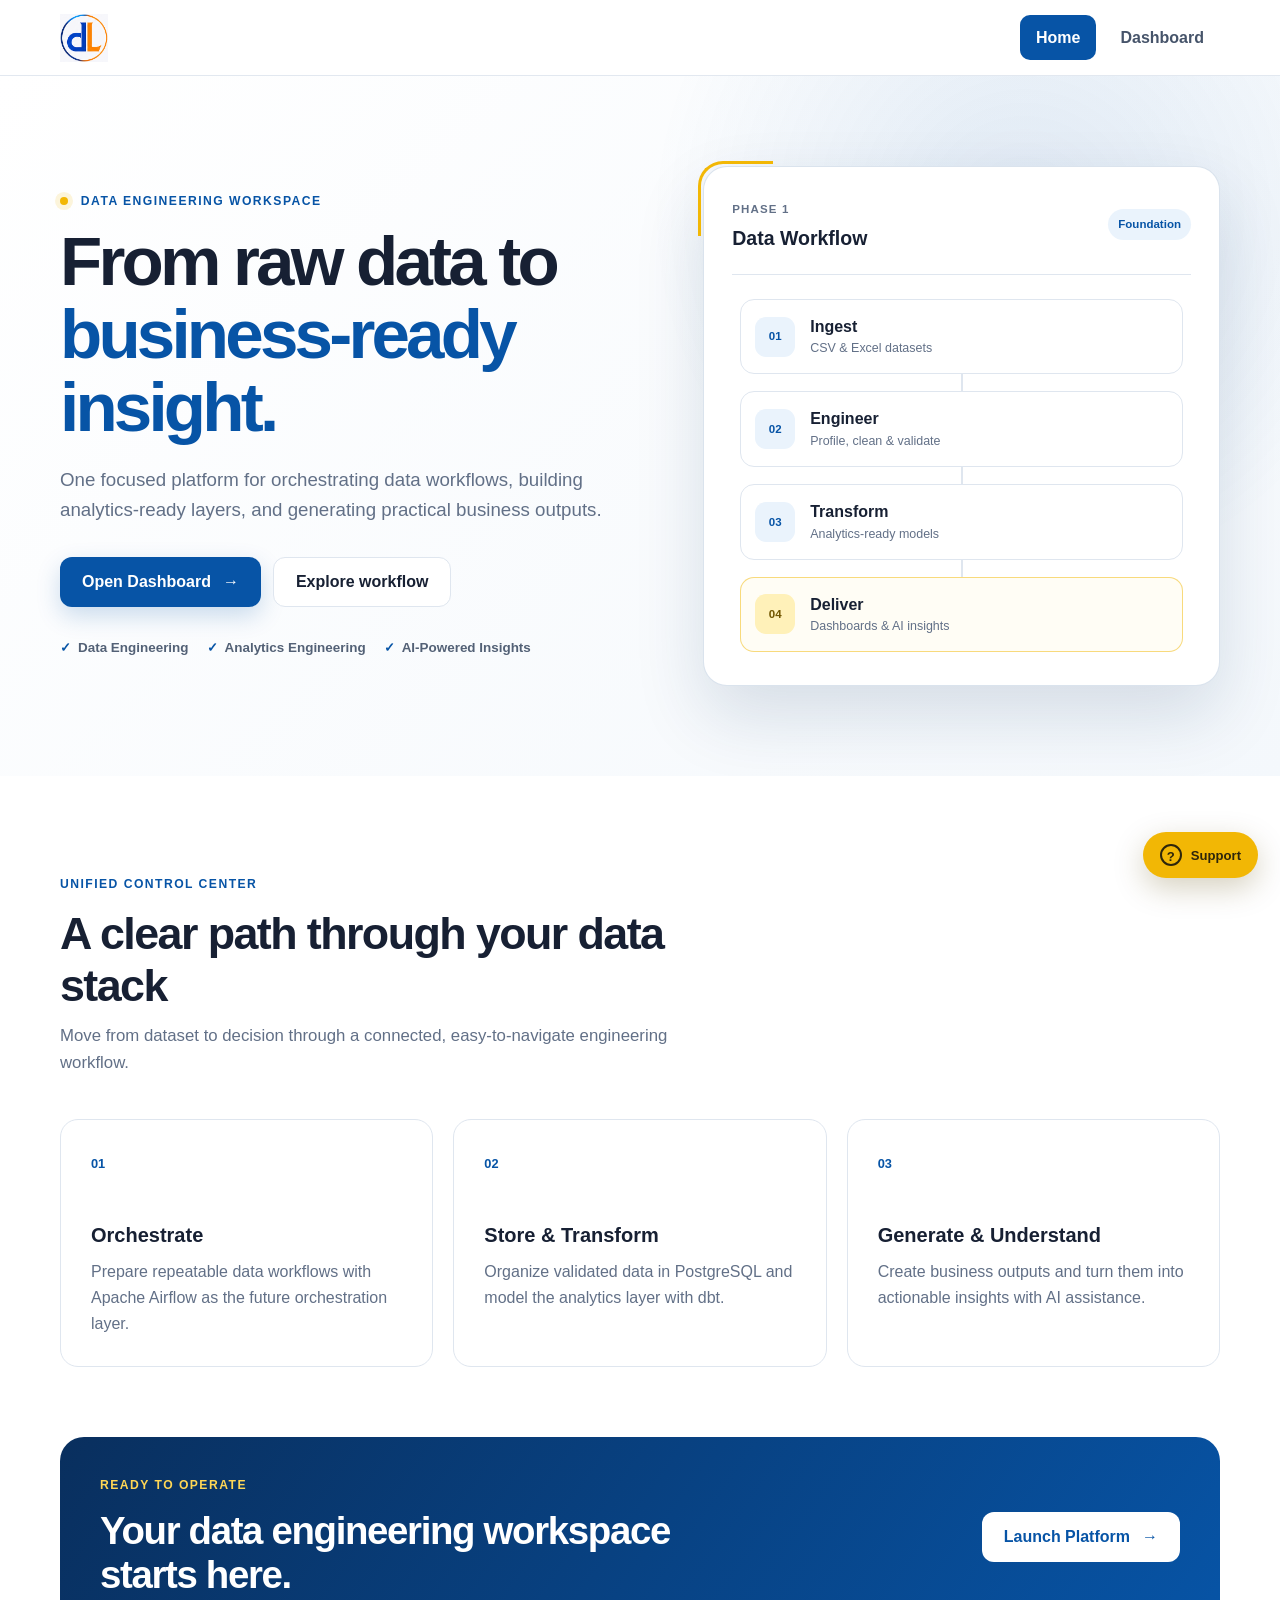
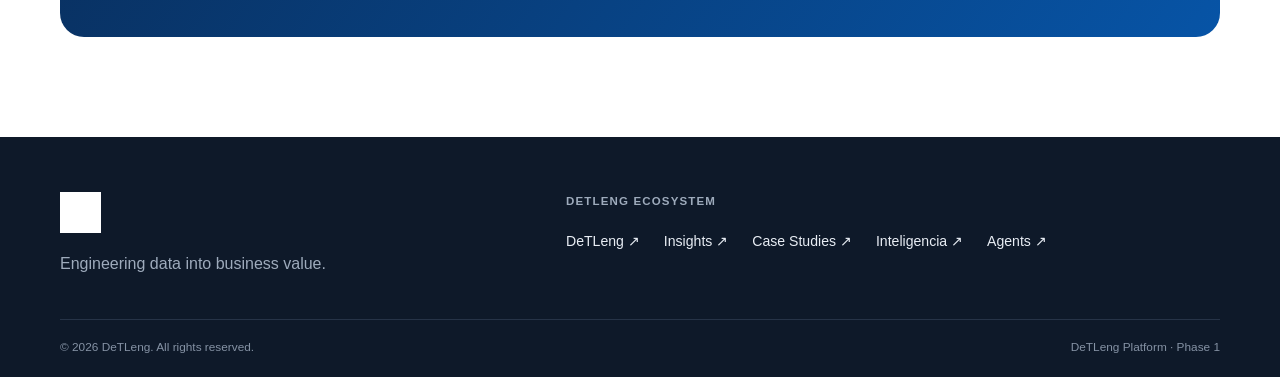
<file: index.html>
<!doctype html>
<html lang="en">
<head>
  <meta charset="utf-8">
  <meta name="viewport" content="width=device-width, initial-scale=1">
  <meta name="description" content="DeTLeng Platform — a unified workspace for modern data engineering workflows.">
  <title>DeTLeng Platform | Home</title>
  <link rel="icon" href="images/faviconp.png" type="image/png">
  <link rel="stylesheet" href="css/style.css">
</head>
<body data-page="home">
  <a class="skip-link" href="#main-content">Skip to main content</a>
  <header class="site-header">
    <nav class="nav container" aria-label="Primary navigation">
      <a class="brand" href="index.html" aria-label="DeTLeng Platform home">
        <img src="images/logop.png" alt="DeTLeng" width="184" height="48">
      </a>
      <button class="nav-toggle" type="button" aria-expanded="false" aria-controls="primary-menu" aria-label="Open navigation menu">
        <span></span><span></span><span></span>
      </button>
      <ul class="nav-menu" id="primary-menu">
        <li><a href="index.html" data-nav="home">Home</a></li>
        <li><a href="dashboard.html" data-nav="dashboard">Dashboard</a></li>
      </ul>
    </nav>
  </header>

  <main id="main-content">
    <section class="hero">
      <div class="container hero-grid">
        <div class="hero-copy">
          <p class="eyebrow"><span class="status-dot"></span> Data engineering workspace</p>
          <h1>From raw data to <span>business-ready insight.</span></h1>
          <p class="hero-lead">One focused platform for orchestrating data workflows, building analytics-ready layers, and generating practical business outputs.</p>
          <div class="hero-actions">
            <a class="button button-primary" href="dashboard.html">Open Dashboard <span aria-hidden="true">→</span></a>
            <a class="button button-secondary" href="#workflow">Explore workflow</a>
          </div>
          <ul class="hero-points" aria-label="Platform capabilities">
            <li>Data Engineering</li>
            <li>Analytics Engineering</li>
            <li>AI-Powered Insights</li>
          </ul>
        </div>
        <div class="workflow-panel" aria-label="Platform workflow overview">
          <div class="panel-header">
            <div><span class="panel-label">Phase 1</span><h2>Data Workflow</h2></div>
            <span class="live-badge">Foundation</span>
          </div>
          <div class="workflow-visual">
            <div class="flow-node"><span class="flow-icon">01</span><div><strong>Ingest</strong><small>CSV &amp; Excel datasets</small></div></div>
            <span class="flow-line"></span>
            <div class="flow-node"><span class="flow-icon">02</span><div><strong>Engineer</strong><small>Profile, clean &amp; validate</small></div></div>
            <span class="flow-line"></span>
            <div class="flow-node"><span class="flow-icon">03</span><div><strong>Transform</strong><small>Analytics-ready models</small></div></div>
            <span class="flow-line"></span>
            <div class="flow-node flow-node-accent"><span class="flow-icon">04</span><div><strong>Deliver</strong><small>Dashboards &amp; AI insights</small></div></div>
          </div>
        </div>
      </div>
    </section>

    <section class="platform-section" id="workflow">
      <div class="container">
        <div class="section-heading">
          <p class="eyebrow">Unified control center</p>
          <h2>A clear path through your data stack</h2>
          <p>Move from dataset to decision through a connected, easy-to-navigate engineering workflow.</p>
        </div>
        <div class="capability-grid">
          <article class="capability-card"><span class="capability-number">01</span><h3>Orchestrate</h3><p>Prepare repeatable data workflows with Apache Airflow as the future orchestration layer.</p></article>
          <article class="capability-card"><span class="capability-number">02</span><h3>Store &amp; Transform</h3><p>Organize validated data in PostgreSQL and model the analytics layer with dbt.</p></article>
          <article class="capability-card"><span class="capability-number">03</span><h3>Generate &amp; Understand</h3><p>Create business outputs and turn them into actionable insights with AI assistance.</p></article>
        </div>
        <div class="platform-cta">
          <div><p class="eyebrow">Ready to operate</p><h2>Your data engineering workspace starts here.</h2></div>
          <a class="button button-primary" href="dashboard.html">Launch Platform <span aria-hidden="true">→</span></a>
        </div>
      </div>
    </section>
  </main>

  <footer class="site-footer">
    <div class="container footer-main">
      <div class="footer-brand"><img src="images/logop.png" alt="DeTLeng" width="158" height="41"><p>Engineering data into business value.</p></div>
      <nav aria-label="DeTLeng Ecosystem"><h2>DeTLeng Ecosystem</h2><ul class="ecosystem-links"><li><a href="https://www.detleng.com" target="_blank" rel="noopener noreferrer">DeTLeng <span aria-hidden="true">↗</span></a></li><li><a href="https://insights.detleng.com" target="_blank" rel="noopener noreferrer">Insights <span aria-hidden="true">↗</span></a></li><li><a href="https://casestudy.detleng.com" target="_blank" rel="noopener noreferrer">Case Studies <span aria-hidden="true">↗</span></a></li><li><a href="https://inteligencia.detleng.com" target="_blank" rel="noopener noreferrer">Inteligencia <span aria-hidden="true">↗</span></a></li><li><a href="https://agents.detleng.com" target="_blank" rel="noopener noreferrer">Agents <span aria-hidden="true">↗</span></a></li></ul></nav>
    </div>
    <div class="container footer-bottom"><p>© <span data-current-year></span> DeTLeng. All rights reserved.</p><p>DeTLeng Platform · Phase 1</p></div>
  </footer>

  <a class="support-button" data-support-link href="#" aria-label="Contact DeTLeng support by email"><span aria-hidden="true">?</span> Support</a>
  <script src="js/app.js"></script>
</body>
</html>
</file>
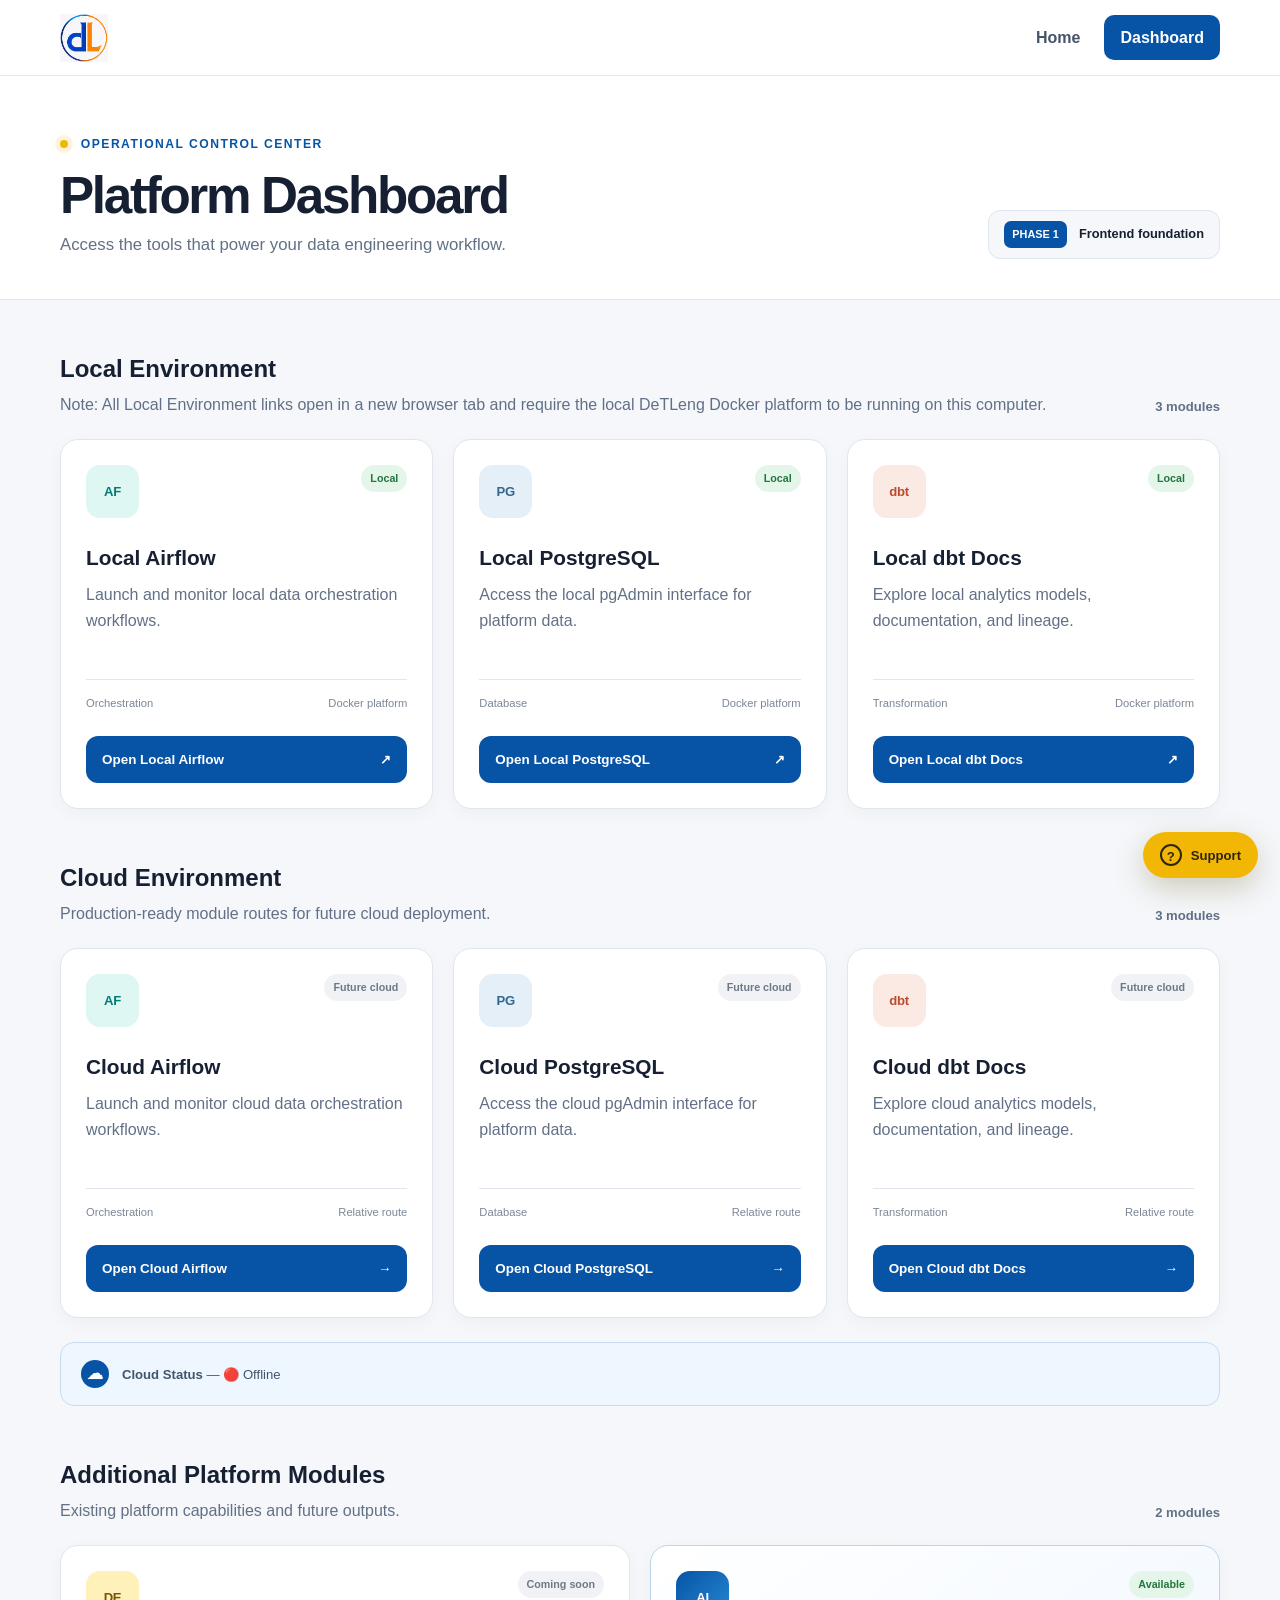
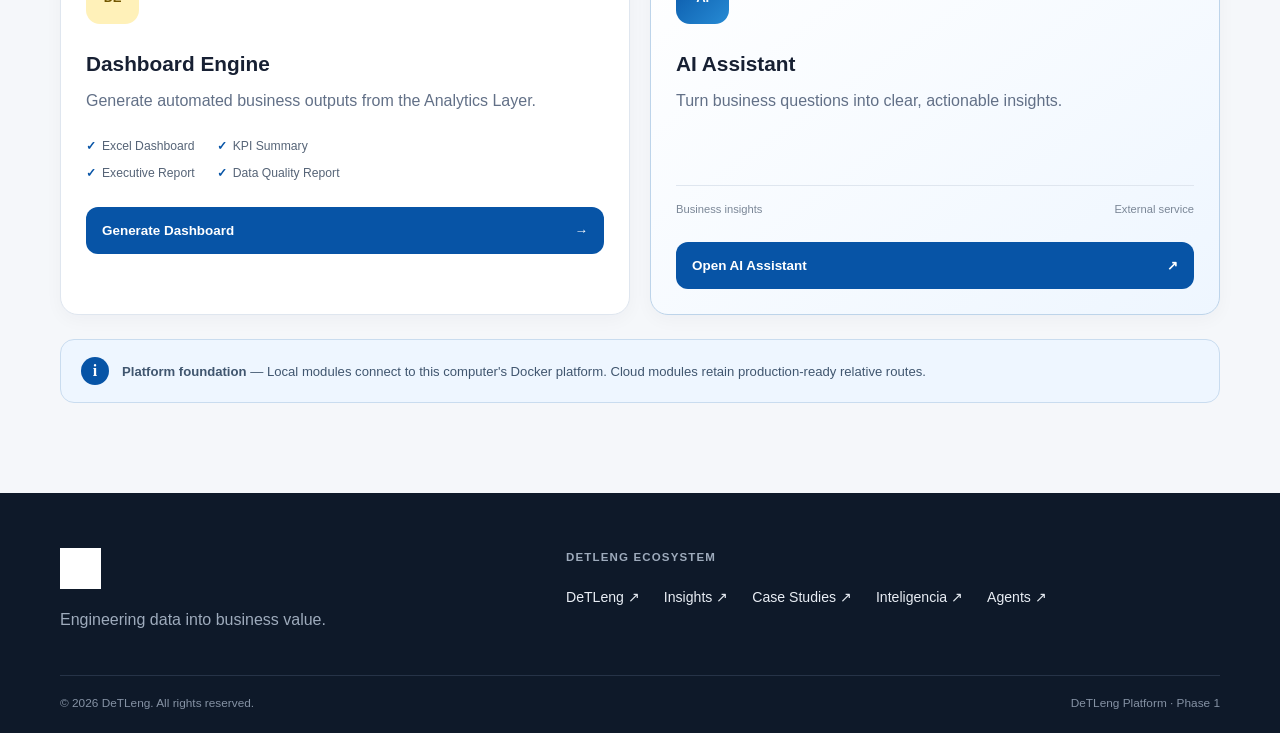
<file: dashboard.html>
<!doctype html>
<html lang="en">
<head>
  <meta charset="utf-8">
  <meta name="viewport" content="width=device-width, initial-scale=1">
  <meta name="description" content="DeTLeng Platform operational dashboard.">
  <title>DeTLeng Platform | Dashboard</title>
  <link rel="icon" href="images/faviconp.png" type="image/png">
  <link rel="stylesheet" href="css/style.css">
</head>
<body data-page="dashboard">
  <a class="skip-link" href="#main-content">Skip to main content</a>
  <header class="site-header">
    <nav class="nav container" aria-label="Primary navigation">
      <a class="brand" href="index.html" aria-label="DeTLeng Platform home"><img src="images/logop.png" alt="DeTLeng" width="184" height="48"></a>
      <button class="nav-toggle" type="button" aria-expanded="false" aria-controls="primary-menu" aria-label="Open navigation menu"><span></span><span></span><span></span></button>
      <ul class="nav-menu" id="primary-menu"><li><a href="index.html" data-nav="home">Home</a></li><li><a href="dashboard.html" data-nav="dashboard">Dashboard</a></li></ul>
    </nav>
  </header>

  <main id="main-content" class="dashboard-main">
    <section class="dashboard-hero">
      <div class="container dashboard-heading">
        <div><p class="eyebrow"><span class="status-dot"></span> Operational control center</p><h1>Platform Dashboard</h1><p>Access the tools that power your data engineering workflow.</p></div>
        <div class="phase-pill"><span>Phase 1</span><strong>Frontend foundation</strong></div>
      </div>
    </section>

    <section class="modules-section" aria-labelledby="modules-title">
      <div class="container">
        <div class="modules-bar">
          <div>
            <h2 id="modules-title">Local Environment</h2>
            <p>Note: All Local Environment links open in a new browser tab and require the local DeTLeng Docker platform to be running on this computer.</p>
          </div>
          <span>3 modules</span>
        </div>
        <div class="module-grid">
          <article class="module-card" data-module="Local Airflow">
            <div class="module-top"><span class="module-icon airflow">AF</span><span class="module-status module-status-live">Local</span></div>
            <div><h3>Local Airflow</h3><p>Launch and monitor local data orchestration workflows.</p></div>
            <div class="module-meta"><span>Orchestration</span><span>Docker platform</span></div>
            <a class="module-action placeholder-action" href="http://localhost:8088/airflow/" target="_blank" rel="noopener noreferrer">Open Local Airflow <span aria-hidden="true">↗</span></a>
          </article>
          <article class="module-card" data-module="Local PostgreSQL">
            <div class="module-top"><span class="module-icon postgres">PG</span><span class="module-status module-status-live">Local</span></div>
            <div><h3>Local PostgreSQL</h3><p>Access the local pgAdmin interface for platform data.</p></div>
            <div class="module-meta"><span>Database</span><span>Docker platform</span></div>
            <a class="module-action placeholder-action" href="http://localhost:8088/postgresql/" target="_blank" rel="noopener noreferrer">Open Local PostgreSQL <span aria-hidden="true">↗</span></a>
          </article>
          <article class="module-card" data-module="Local dbt Docs">
            <div class="module-top"><span class="module-icon dbt">dbt</span><span class="module-status module-status-live">Local</span></div>
            <div><h3>Local dbt Docs</h3><p>Explore local analytics models, documentation, and lineage.</p></div>
            <div class="module-meta"><span>Transformation</span><span>Docker platform</span></div>
            <a class="module-action placeholder-action" href="http://localhost:8088/dbt/" target="_blank" rel="noopener noreferrer">Open Local dbt Docs <span aria-hidden="true">↗</span></a>
          </article>
        </div>

        <div class="modules-bar" style="margin-top: 50px;">
          <div><h2 id="cloud-modules-title">Cloud Environment</h2><p>Production-ready module routes for future cloud deployment.</p></div>
          <span>3 modules</span>
        </div>
        <div class="module-grid" aria-labelledby="cloud-modules-title">
          <article class="module-card" data-module="Cloud Airflow">
            <div class="module-top"><span class="module-icon airflow">AF</span><span class="module-status">Future cloud</span></div>
            <div><h3>Cloud Airflow</h3><p>Launch and monitor cloud data orchestration workflows.</p></div>
            <div class="module-meta"><span>Orchestration</span><span>Relative route</span></div>
            <a class="module-action placeholder-action" href="/airflow/" data-service-path="/airflow/">Open Cloud Airflow <span aria-hidden="true">→</span></a>
          </article>
          <article class="module-card" data-module="Cloud PostgreSQL">
            <div class="module-top"><span class="module-icon postgres">PG</span><span class="module-status">Future cloud</span></div>
            <div><h3>Cloud PostgreSQL</h3><p>Access the cloud pgAdmin interface for platform data.</p></div>
            <div class="module-meta"><span>Database</span><span>Relative route</span></div>
            <a class="module-action placeholder-action" href="/postgresql/" data-service-path="/postgresql/">Open Cloud PostgreSQL <span aria-hidden="true">→</span></a>
          </article>
          <article class="module-card" data-module="Cloud dbt Docs">
            <div class="module-top"><span class="module-icon dbt">dbt</span><span class="module-status">Future cloud</span></div>
            <div><h3>Cloud dbt Docs</h3><p>Explore cloud analytics models, documentation, and lineage.</p></div>
            <div class="module-meta"><span>Transformation</span><span>Relative route</span></div>
            <a class="module-action placeholder-action" href="/dbt/" data-service-path="/dbt/">Open Cloud dbt Docs <span aria-hidden="true">→</span></a>
          </article>
        </div>

        <div class="notice" id="cloud-environment-status" data-cloud-status="offline" role="status" aria-live="polite">
          <span aria-hidden="true">☁</span>
          <p><strong>Cloud Status</strong> — <span data-cloud-status-label>🔴 Offline</span></p>
        </div>

        <div class="modules-bar" style="margin-top: 50px;">
          <div><h2 id="additional-modules-title">Additional Platform Modules</h2><p>Existing platform capabilities and future outputs.</p></div>
          <span>2 modules</span>
        </div>
        <div class="module-grid" aria-labelledby="additional-modules-title">
          <article class="module-card module-card-wide" data-module="Dashboard Engine">
            <div class="module-top"><span class="module-icon engine">DE</span><span class="module-status">Coming soon</span></div>
            <div><h3>Dashboard Engine</h3><p>Generate automated business outputs from the Analytics Layer.</p></div>
            <ul class="output-list"><li>Excel Dashboard</li><li>KPI Summary</li><li>Executive Report</li><li>Data Quality Report</li></ul>
            <button class="module-action placeholder-action" type="button" data-placeholder="true">Generate Dashboard <span aria-hidden="true">→</span></button>
          </article>
          <article class="module-card module-card-highlight" data-module="AI Assistant">
            <div class="module-top"><span class="module-icon ai">AI</span><span class="module-status module-status-live">Available</span></div>
            <div><h3>AI Assistant</h3><p>Turn business questions into clear, actionable insights.</p></div>
            <div class="module-meta"><span>Business insights</span><span>External service</span></div>
            <a class="module-action" href="https://casestudy.detleng.com/" target="_blank" rel="noopener noreferrer">Open AI Assistant <span aria-hidden="true">↗</span></a>
          </article>
        </div>
        <div class="notice"><span aria-hidden="true">i</span><p><strong>Platform foundation</strong> — Local modules connect to this computer's Docker platform. Cloud modules retain production-ready relative routes.</p></div>
      </div>
    </section>
  </main>

  <footer class="site-footer">
    <div class="container footer-main"><div class="footer-brand"><img src="images/logop.png" alt="DeTLeng" width="158" height="41"><p>Engineering data into business value.</p></div><nav aria-label="DeTLeng Ecosystem"><h2>DeTLeng Ecosystem</h2><ul class="ecosystem-links"><li><a href="https://www.detleng.com" target="_blank" rel="noopener noreferrer">DeTLeng <span aria-hidden="true">↗</span></a></li><li><a href="https://insights.detleng.com" target="_blank" rel="noopener noreferrer">Insights <span aria-hidden="true">↗</span></a></li><li><a href="https://casestudy.detleng.com" target="_blank" rel="noopener noreferrer">Case Studies <span aria-hidden="true">↗</span></a></li><li><a href="https://inteligencia.detleng.com" target="_blank" rel="noopener noreferrer">Inteligencia <span aria-hidden="true">↗</span></a></li><li><a href="https://agents.detleng.com" target="_blank" rel="noopener noreferrer">Agents <span aria-hidden="true">↗</span></a></li></ul></nav></div>
    <div class="container footer-bottom"><p>© <span data-current-year></span> DeTLeng. All rights reserved.</p><p>DeTLeng Platform · Phase 1</p></div>
  </footer>
  <div class="toast" data-toast role="status" aria-live="polite" aria-hidden="true"><strong data-toast-title>Module</strong><span>This integration will be connected in a future phase.</span></div>
  <a class="support-button" data-support-link href="#" aria-label="Contact DeTLeng support by email"><span aria-hidden="true">?</span> Support</a>
  <script src="js/config.js"></script>
  <script src="js/app.js"></script>
</body>
</html>
</file>
<file: css/style.css>
:root{--blue:#0754a6;--blue-dark:#073e79;--blue-soft:#eaf3fc;--gold:#f2b705;--ink:#172033;--muted:#627087;--line:#dfe6ef;--surface:#fff;--background:#f5f7fa;--shadow:0 16px 45px rgba(14,37,66,.09);--radius:18px;--nav-height:76px}
*{box-sizing:border-box}html{scroll-behavior:smooth}body{margin:0;font-family:"Segoe UI",Arial,sans-serif;color:var(--ink);background:var(--background);line-height:1.6;-webkit-font-smoothing:antialiased}body.menu-open{overflow:hidden}a{color:inherit}img{display:block;max-width:100%;height:auto}.container{width:min(1160px,calc(100% - 40px));margin-inline:auto}.skip-link{position:fixed;z-index:1000;top:8px;left:8px;padding:10px 16px;background:var(--ink);color:#fff;transform:translateY(-150%);border-radius:8px}.skip-link:focus{transform:none}.site-header{height:var(--nav-height);position:fixed;inset:0 0 auto;z-index:100;background:rgba(255,255,255,.96);border-bottom:1px solid rgba(223,230,239,.9);backdrop-filter:blur(12px)}.nav{height:100%;display:flex;align-items:center;justify-content:space-between}.brand{display:inline-flex;align-items:center}.brand img{width:auto;max-height:48px}.nav-menu{display:flex;align-items:center;gap:8px;list-style:none;margin:0;padding:0}.nav-menu a{display:block;padding:10px 16px;text-decoration:none;color:#46546a;font-weight:600;border-radius:10px;transition:.2s}.nav-menu a:hover{color:var(--blue);background:var(--blue-soft)}.nav-menu a.active{color:#fff;background:var(--blue)}.nav-toggle{display:none;width:44px;height:44px;border:1px solid var(--line);border-radius:10px;background:#fff;padding:10px;cursor:pointer}.nav-toggle span{display:block;height:2px;background:var(--ink);margin:5px 0;transition:.2s}
main{padding-top:var(--nav-height)}.hero{min-height:690px;display:flex;align-items:center;padding:90px 0;background:radial-gradient(circle at 80% 20%,rgba(7,84,166,.11),transparent 32%),linear-gradient(135deg,#fff 0%,#f4f8fc 100%);overflow:hidden}.hero-grid{display:grid;grid-template-columns:1.05fr .95fr;gap:72px;align-items:center}.eyebrow{margin:0 0 15px;color:var(--blue);font-size:.76rem;line-height:1.4;font-weight:800;letter-spacing:.12em;text-transform:uppercase}.status-dot{display:inline-block;width:8px;height:8px;margin-right:8px;border-radius:50%;background:var(--gold);box-shadow:0 0 0 5px rgba(242,183,5,.14)}h1,h2,h3,p{margin-top:0}.hero h1{max-width:680px;margin-bottom:22px;font-size:clamp(2.7rem,5.4vw,4.8rem);line-height:1.05;letter-spacing:-.055em}.hero h1 span{color:var(--blue)}.hero-lead{max-width:615px;margin-bottom:32px;color:var(--muted);font-size:1.17rem}.hero-actions{display:flex;gap:12px;flex-wrap:wrap}.button{display:inline-flex;align-items:center;justify-content:center;gap:12px;min-height:50px;padding:0 22px;border:0;border-radius:12px;text-decoration:none;font-weight:700;transition:.2s;cursor:pointer}.button-primary{background:var(--blue);color:#fff;box-shadow:0 9px 24px rgba(7,84,166,.2)}.button-primary:hover{background:var(--blue-dark);transform:translateY(-2px)}.button-primary:active,.button-secondary:active{transform:translateY(0)}.button-secondary{background:#fff;color:var(--ink);border:1px solid var(--line)}.button-secondary:hover{border-color:var(--blue);color:var(--blue)}.hero-points{display:flex;flex-wrap:wrap;gap:18px;margin:30px 0 0;padding:0;list-style:none;color:#536176;font-size:.84rem;font-weight:650}.hero-points li::before{content:"✓";margin-right:7px;color:var(--blue);font-weight:900}.workflow-panel{position:relative;padding:28px;background:#fff;border:1px solid rgba(214,224,236,.9);border-radius:24px;box-shadow:0 30px 70px rgba(12,51,92,.14)}.workflow-panel::before{content:"";position:absolute;inset:-6px auto auto -6px;width:72px;height:72px;border-top:3px solid var(--gold);border-left:3px solid var(--gold);border-radius:25px 0 0}.panel-header{display:flex;align-items:center;justify-content:space-between;padding-bottom:20px;border-bottom:1px solid var(--line)}.panel-label{color:var(--muted);font-size:.72rem;font-weight:800;text-transform:uppercase;letter-spacing:.1em}.panel-header h2{margin:2px 0 0;font-size:1.22rem}.live-badge{padding:6px 10px;border-radius:100px;color:var(--blue);background:var(--blue-soft);font-size:.72rem;font-weight:700}.workflow-visual{padding:24px 8px 5px}.flow-node{display:flex;align-items:center;gap:15px;padding:14px;border:1px solid var(--line);border-radius:14px}.flow-node strong,.flow-node small{display:block}.flow-node small{color:var(--muted);font-size:.78rem}.flow-icon{display:grid;place-items:center;flex:0 0 40px;height:40px;border-radius:11px;color:var(--blue);background:var(--blue-soft);font-size:.72rem;font-weight:800}.flow-node-accent{border-color:rgba(242,183,5,.5);background:#fffdf5}.flow-node-accent .flow-icon{color:#725700;background:#fff1b9}.flow-line{display:block;width:2px;height:17px;margin:auto;background:var(--line)}
.platform-section{padding:100px 0;background:#fff}.section-heading{max-width:680px;margin-bottom:42px}.section-heading h2,.platform-cta h2{margin-bottom:12px;font-size:clamp(2rem,3.5vw,3rem);line-height:1.15;letter-spacing:-.035em}.section-heading>p:last-child{color:var(--muted);font-size:1.05rem}.capability-grid{display:grid;grid-template-columns:repeat(3,1fr);gap:20px}.capability-card{min-height:245px;padding:30px;border:1px solid var(--line);border-radius:var(--radius);transition:.2s}.capability-card:hover{transform:translateY(-4px);border-color:#b7cce4;box-shadow:var(--shadow)}.capability-number{display:inline-block;margin-bottom:45px;color:var(--blue);font-weight:800;font-size:.8rem}.capability-card h3{margin-bottom:8px;font-size:1.25rem}.capability-card p{margin:0;color:var(--muted)}.platform-cta{display:flex;align-items:center;justify-content:space-between;gap:30px;margin-top:70px;padding:40px;background:linear-gradient(125deg,#092f5e,#0754a6);color:#fff;border-radius:24px}.platform-cta .eyebrow{color:#ffd755}.platform-cta h2{max-width:600px;margin:0;font-size:clamp(1.7rem,3vw,2.5rem)}.platform-cta .button-primary{color:var(--blue);background:#fff;box-shadow:none;white-space:nowrap}.platform-cta .button-primary:hover{color:var(--blue-dark)}
.dashboard-main{background:var(--background)}.dashboard-hero{padding:60px 0 40px;background:#fff;border-bottom:1px solid var(--line)}.dashboard-heading{display:flex;align-items:flex-end;justify-content:space-between;gap:30px}.dashboard-heading h1{margin:0 0 8px;font-size:clamp(2.2rem,4vw,3.4rem);line-height:1.1;letter-spacing:-.045em}.dashboard-heading>div>p:last-child{margin:0;color:var(--muted);font-size:1.05rem}.phase-pill{display:flex;align-items:center;gap:12px;padding:10px 15px;border:1px solid var(--line);border-radius:12px;background:var(--background);white-space:nowrap}.phase-pill span{padding:5px 8px;border-radius:7px;background:var(--blue);color:#fff;font-size:.68rem;font-weight:800;text-transform:uppercase}.phase-pill strong{font-size:.8rem}.modules-section{padding:50px 0 90px}.modules-bar{display:flex;align-items:flex-end;justify-content:space-between;margin-bottom:22px}.modules-bar h2{margin-bottom:3px;font-size:1.5rem}.modules-bar p{margin:0;color:var(--muted)}.modules-bar>span{color:var(--muted);font-size:.82rem;font-weight:650}.module-grid{display:grid;grid-template-columns:repeat(6,1fr);gap:20px}.module-card{grid-column:span 2;display:flex;flex-direction:column;gap:23px;min-height:370px;padding:25px;background:#fff;border:1px solid var(--line);border-radius:var(--radius);box-shadow:0 5px 18px rgba(17,37,62,.035);transition:.2s}.module-card:hover{transform:translateY(-4px);border-color:#b8cce2;box-shadow:var(--shadow)}.module-card-wide{grid-column:span 3}.module-card-highlight{grid-column:span 3;background:linear-gradient(145deg,#fff,#eef6ff);border-color:#bdd4ea}.module-top{display:flex;align-items:flex-start;justify-content:space-between;gap:12px}.module-icon{display:grid;place-items:center;width:53px;height:53px;border-radius:14px;font-size:.82rem;font-weight:900;letter-spacing:-.02em}.airflow{color:#037b78;background:#dff7f3}.postgres{color:#336791;background:#e4eff8}.dbt{color:#bc4c31;background:#fbe9e4}.engine{color:#725700;background:#fff1b9}.ai{color:#fff;background:linear-gradient(135deg,#0754a6,#278bd4)}.module-status{padding:5px 9px;border-radius:100px;background:#f0f2f5;color:#6e7887;font-size:.67rem;font-weight:750}.module-status-live{background:#e4f6ea;color:#24763d}.module-card h3{margin-bottom:8px;font-size:1.3rem}.module-card p{margin:0;color:var(--muted)}.module-meta{display:flex;justify-content:space-between;gap:10px;margin-top:auto;padding-top:15px;border-top:1px solid var(--line);color:#7b8797;font-size:.7rem}.module-action{display:flex;align-items:center;justify-content:space-between;width:100%;min-height:47px;padding:0 16px;border:0;border-radius:12px;background:var(--blue);color:#fff;text-decoration:none;font:inherit;font-size:.84rem;font-weight:750;cursor:pointer;transition:.2s}.module-action:hover{background:var(--blue-dark)}.module-action:active{transform:scale(.985)}.output-list{display:grid;grid-template-columns:1fr 1fr;gap:8px;margin:0 auto 0 0;padding:0;list-style:none;color:#566477;font-size:.76rem}.output-list li::before{content:"✓";margin-right:6px;color:var(--blue);font-weight:800}.notice{display:flex;align-items:center;gap:13px;margin-top:24px;padding:17px 20px;border:1px solid #c9dcef;border-radius:14px;background:#eef6ff;color:#40566f}.notice>span{display:grid;place-items:center;flex:0 0 28px;height:28px;border-radius:50%;background:var(--blue);color:#fff;font-family:serif;font-weight:700}.notice p{margin:0;font-size:.82rem}.toast{position:fixed;z-index:120;right:22px;bottom:90px;display:flex;flex-direction:column;width:min(360px,calc(100% - 44px));padding:16px 18px;border-left:4px solid var(--gold);border-radius:12px;background:#172033;color:#fff;box-shadow:0 18px 45px rgba(0,0,0,.24);opacity:0;transform:translateY(15px);pointer-events:none;transition:.2s}.toast.show{opacity:1;transform:none}.toast strong{font-size:.9rem}.toast span{color:#c9d0da;font-size:.77rem}
.site-footer{padding:55px 0 20px;background:#0e1929;color:#fff}.footer-main{display:grid;grid-template-columns:.8fr 1.2fr;gap:70px;padding-bottom:42px}.footer-brand img{width:auto;max-height:41px;filter:brightness(0) invert(1)}.footer-brand p{margin:18px 0 0;color:#9eabbc}.footer-main nav h2{margin-bottom:17px;color:#9eabbc;font-size:.72rem;text-transform:uppercase;letter-spacing:.1em}.ecosystem-links{display:flex;flex-wrap:wrap;gap:10px 24px;margin:0;padding:0;list-style:none}.ecosystem-links a{color:#e8edf4;text-decoration:none;font-size:.88rem}.ecosystem-links a:hover{color:#ffd24a}.footer-bottom{display:flex;justify-content:space-between;gap:20px;padding-top:18px;border-top:1px solid #263347;color:#8592a4;font-size:.74rem}.footer-bottom p{margin:0}.support-button{position:fixed;z-index:90;right:22px;bottom:22px;display:flex;align-items:center;gap:9px;padding:12px 17px;border-radius:100px;background:var(--gold);color:#2e260b;text-decoration:none;font-size:.82rem;font-weight:800;box-shadow:0 10px 30px rgba(91,70,4,.25);transition:.2s}.support-button span{display:grid;place-items:center;width:22px;height:22px;border:2px solid currentColor;border-radius:50%}.support-button:hover{transform:translateY(-3px);background:#ffcc28}
:focus-visible{outline:3px solid rgba(242,183,5,.75);outline-offset:3px}@media(max-width:900px){.hero{padding:70px 0}.hero-grid{grid-template-columns:1fr;gap:50px}.hero-copy{text-align:center}.hero-copy .eyebrow,.hero-lead{margin-left:auto;margin-right:auto}.hero-actions,.hero-points{justify-content:center}.workflow-panel{width:min(570px,100%);margin:auto}.capability-grid{grid-template-columns:1fr}.capability-card{min-height:auto}.capability-number{margin-bottom:25px}.module-card{grid-column:span 3}.module-card-wide,.module-card-highlight{grid-column:span 3}.footer-main{grid-template-columns:1fr;gap:35px}}@media(max-width:680px){:root{--nav-height:68px}.container{width:min(100% - 28px,1160px)}.brand img{max-height:40px}.nav-toggle{display:block}.nav-menu{position:fixed;inset:var(--nav-height) 0 auto;display:block;padding:14px;background:#fff;border-bottom:1px solid var(--line);box-shadow:0 16px 25px rgba(0,0,0,.08);transform:translateY(-140%);visibility:hidden;transition:.2s}.nav-menu.open{transform:none;visibility:visible}.nav-menu a{padding:13px 15px}.nav-toggle[aria-expanded="true"] span:nth-child(1){transform:translateY(7px) rotate(45deg)}.nav-toggle[aria-expanded="true"] span:nth-child(2){opacity:0}.nav-toggle[aria-expanded="true"] span:nth-child(3){transform:translateY(-7px) rotate(-45deg)}.hero{min-height:auto;padding:65px 0}.hero h1{font-size:2.65rem}.hero-lead{font-size:1rem}.hero-actions .button{width:100%}.hero-points{gap:8px 14px}.workflow-panel{padding:20px}.platform-section{padding:70px 0}.platform-cta{align-items:flex-start;flex-direction:column;padding:28px}.dashboard-hero{padding:40px 0 30px}.dashboard-heading{align-items:flex-start;flex-direction:column}.module-grid{grid-template-columns:1fr}.module-card,.module-card-wide,.module-card-highlight{grid-column:auto;min-height:345px}.modules-bar{align-items:flex-start}.modules-bar>span{display:none}.output-list{grid-template-columns:1fr}.footer-main{padding-bottom:30px}.ecosystem-links{display:grid;grid-template-columns:1fr 1fr}.footer-bottom{flex-direction:column}.support-button{right:14px;bottom:14px}.toast{right:14px;bottom:78px;width:calc(100% - 28px)}}@media(prefers-reduced-motion:reduce){html{scroll-behavior:auto}*,*::before,*::after{transition-duration:.01ms!important;animation-duration:.01ms!important}}
</file>
